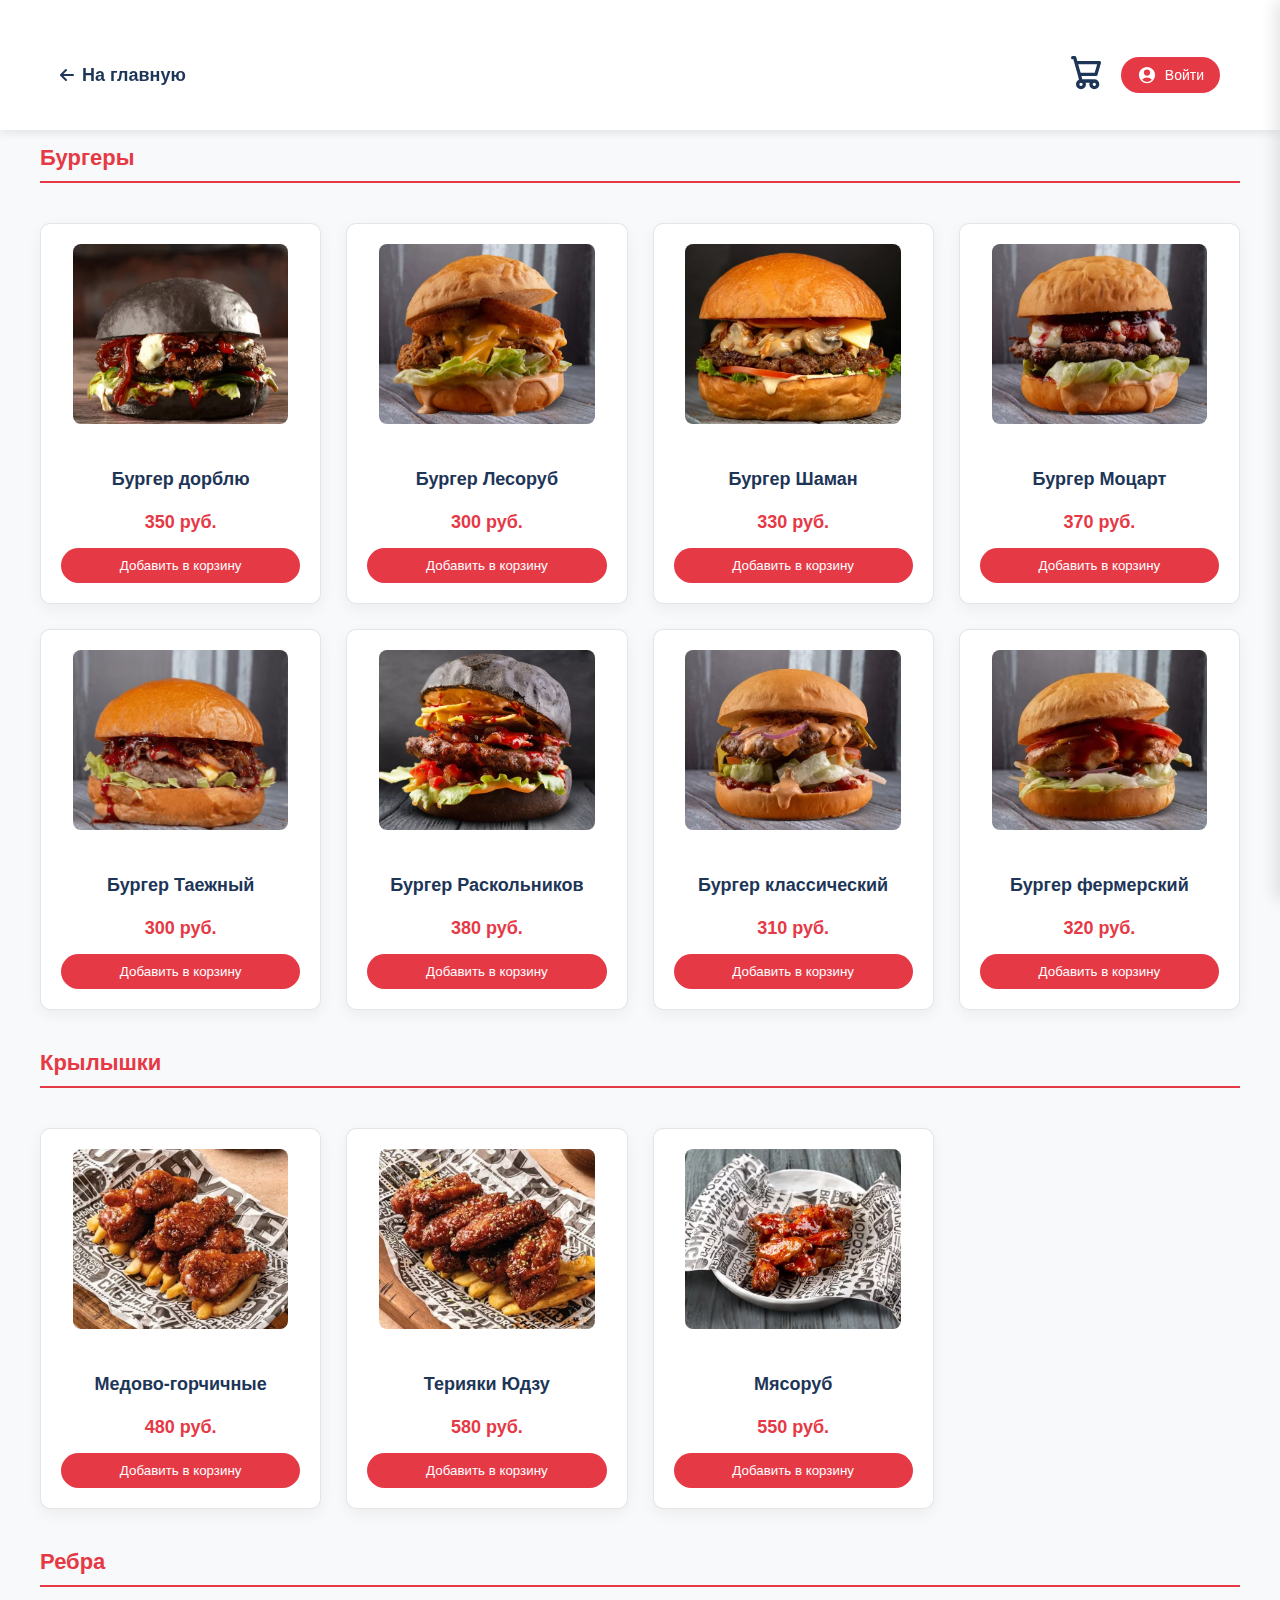
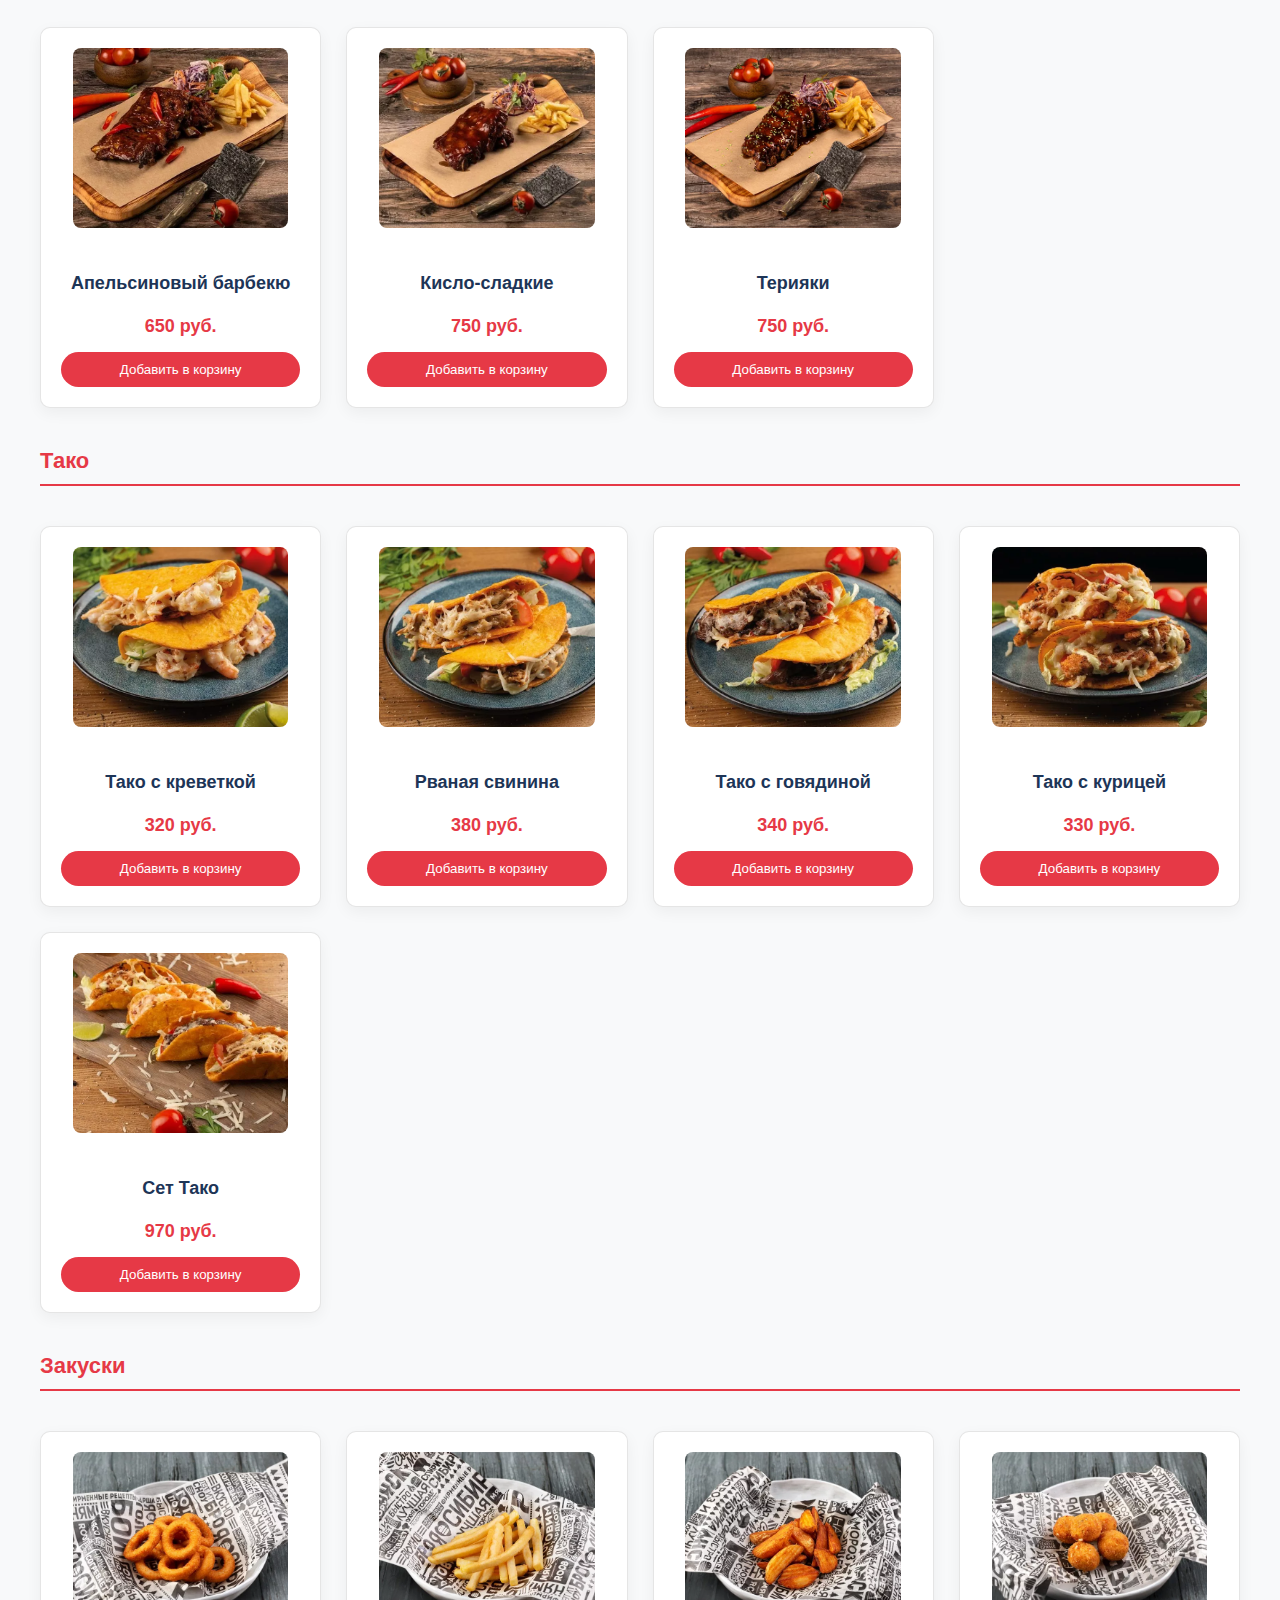
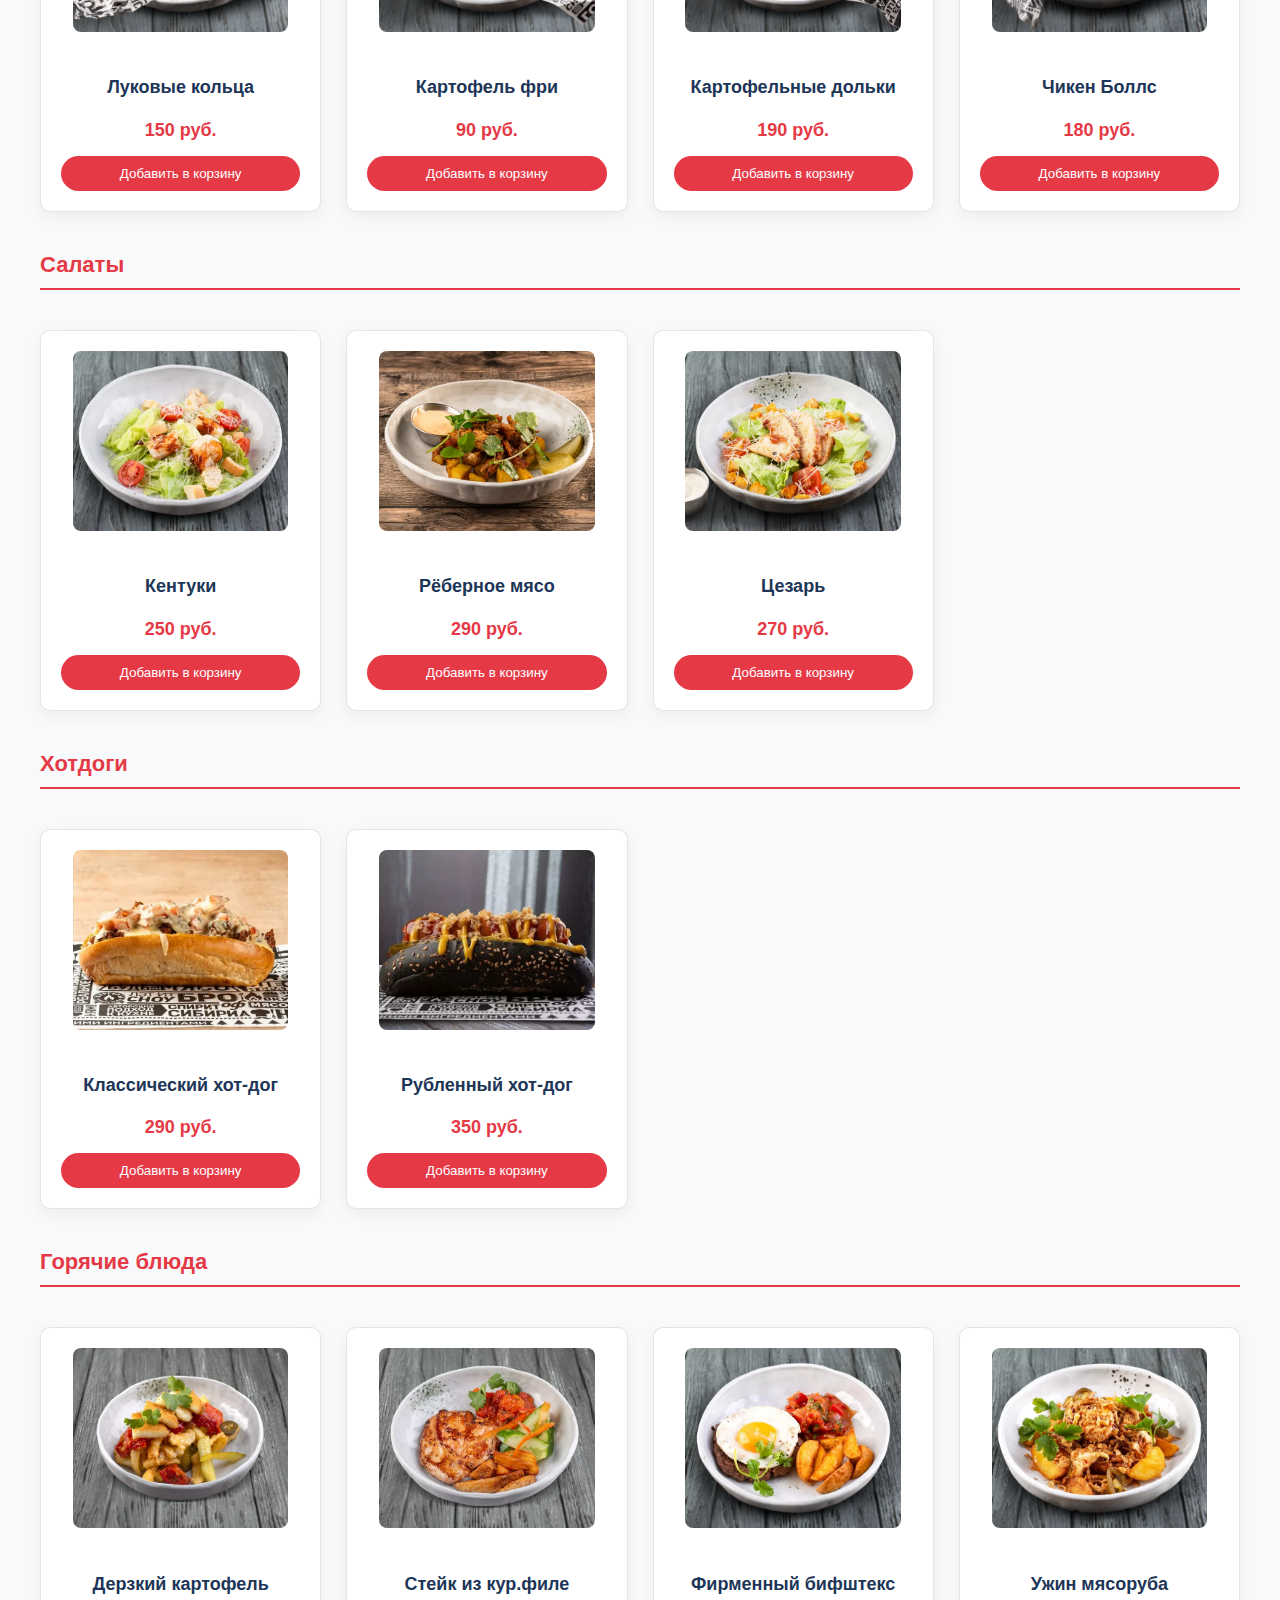
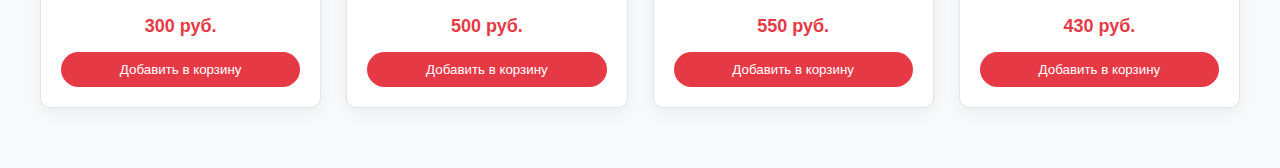
<file: index.html>
<!DOCTYPE html>
<html lang="en">
<head>
    <meta charset="UTF-8">
    <meta name="viewport" content="width=device-width, initial-scale=1.0">
    <title>Menu</title>
    <link rel="stylesheet" href="style.css">
    <link rel="stylesheet" href="https://cdnjs.cloudflare.com/ajax/libs/font-awesome/6.0.0-beta3/css/all.min.css">
</head>
<body>
    <header class="header">
        <div class="container">
            <div class="header-inner">
                <div class="logo">
                    <a href="main.html"><i class="fas fa-arrow-left"></i> На главную</a>
                </div>
                
                <div class="header-icons">
                    <div class="icon-cart">
                        <svg aria-hidden="true" xmlns="http://www.w3.org/2000/svg" fill="none" viewBox="0 0 18 20">
                            <path stroke="currentColor" stroke-linecap="round" stroke-linejoin="round" stroke-width="2" d="M6 15a2 2 0 1 0 0 4 2 2 0 0 0 0-4Zm0 0h8m-8 0-1-4m9 4a2 2 0 1 0 0 4 2 2 0 0 0 0-4Zm-9-4h10l2-7H3m2 7L3 4m0 0-.792-3H1"/>
                        </svg>
                        <span style="display: none;">0</span>
                    </div>
                    <div class="user-auth"></div>
                </div>
            </div>
        </div>
    </header>

    <div class="container main-container">
        <div class="listProduct">

        </div>
    </div>

    <div class="cartTab">
        <h1>Корзина покупок</h1>
        <div class="listCart">

        </div>
        <div class="total-price">
            Итоговая сумма: 0.00 руб
        </div>
        <div class="btn">
            <button class="close">Закрыть</button>
            <button class="checkOut">Заказать</button>
        </div>
    </div>
    <div class="back-to-top" id="backToTop"></div>

    <script src="script.js"></script>
</body>
</html>
</file>
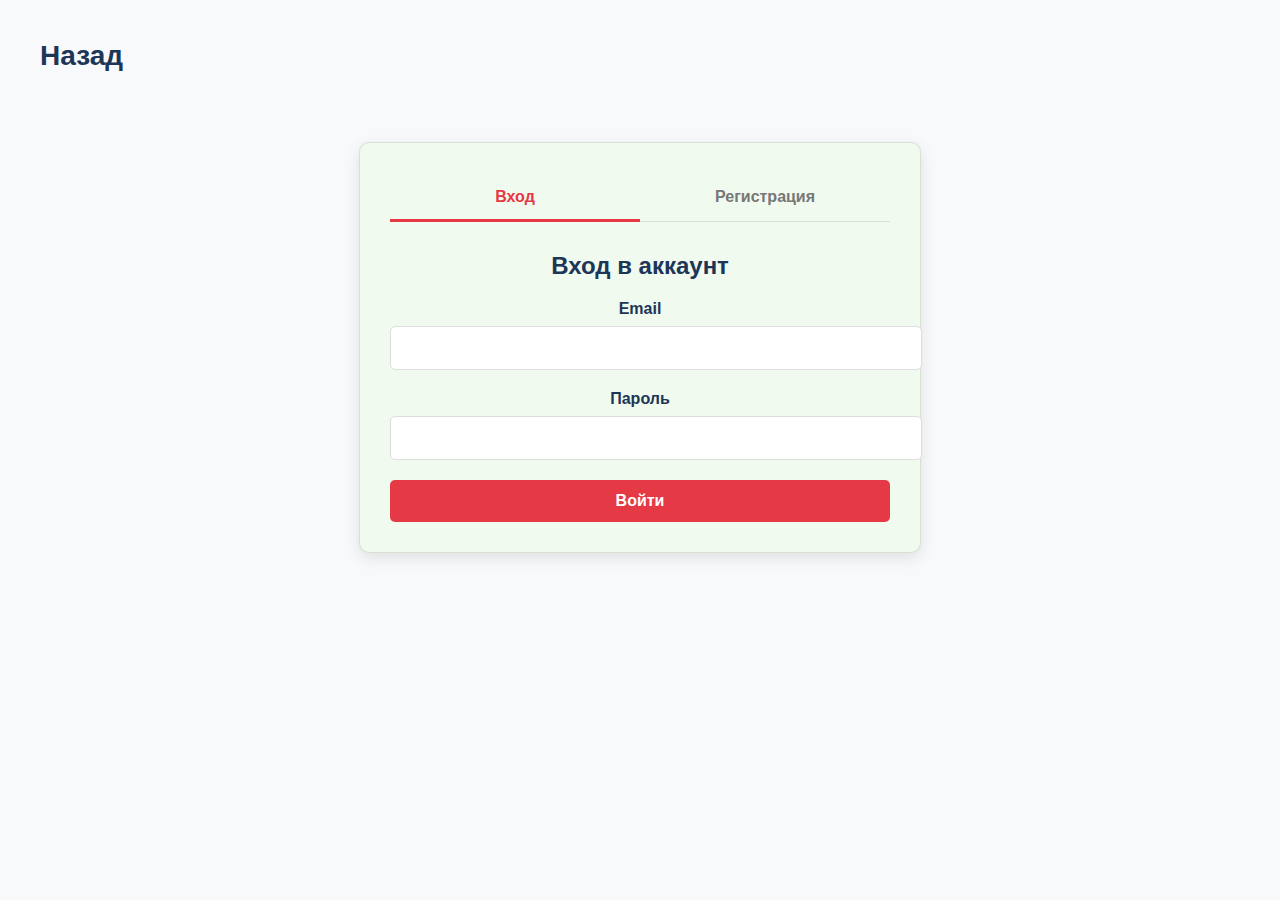
<file: auth.html>
<!DOCTYPE html>
<html lang="en">
<head>
    <meta charset="UTF-8">
    <meta name="viewport" content="width=device-width, initial-scale=1.0">
    <title>Авторизация</title>
    <link rel="stylesheet" href="style.css">
    <link rel="stylesheet" href="auth.css">
</head>
<body>
    <div class="container">
        <header>
            <div class="title">
                <a href="index.html">Назад</a>
            </div>
        </header>
        
        <div class="auth-container">
            <div class="auth-tabs">
                <button class="tab-btn active" data-tab="login">Вход</button>
                <button class="tab-btn" data-tab="register">Регистрация</button>
            </div>
            
            <div class="auth-content">
                <form id="loginForm" class="auth-form active">
                    <h2>Вход в аккаунт</h2>
                    <div class="form-group">
                        <label for="loginEmail">Email</label>
                        <input type="email" id="loginEmail" required>
                    </div>
                    <div class="form-group">
                        <label for="loginPassword">Пароль</label>
                        <input type="password" id="loginPassword" required>
                    </div>
                    <button type="submit" class="btn">Войти</button>
                </form>
                
                <form id="registerForm" class="auth-form">
                    <h2>Регистрация</h2>
                    <div class="form-group">
                        <label for="registerName">Имя</label>
                        <input type="text" id="registerName" required>
                    </div>
                    <div class="form-group">
                        <label for="registerEmail">Email</label>
                        <input type="email" id="registerEmail" required>
                    </div>
                    <div class="form-group">
                        <label for="registerPassword">Пароль</label>
                        <input type="password" id="registerPassword" required>
                    </div>
                    <div class="form-group">
                        <label for="registerConfirmPassword">Подтвердите пароль</label>
                        <input type="password" id="registerConfirmPassword" required>
                    </div>
                    <button type="submit" class="btn">Зарегистрироваться</button>
                </form>
            </div>
        </div>
    </div>

    <script src="auth.js"></script>
</body>
</html>
</file>
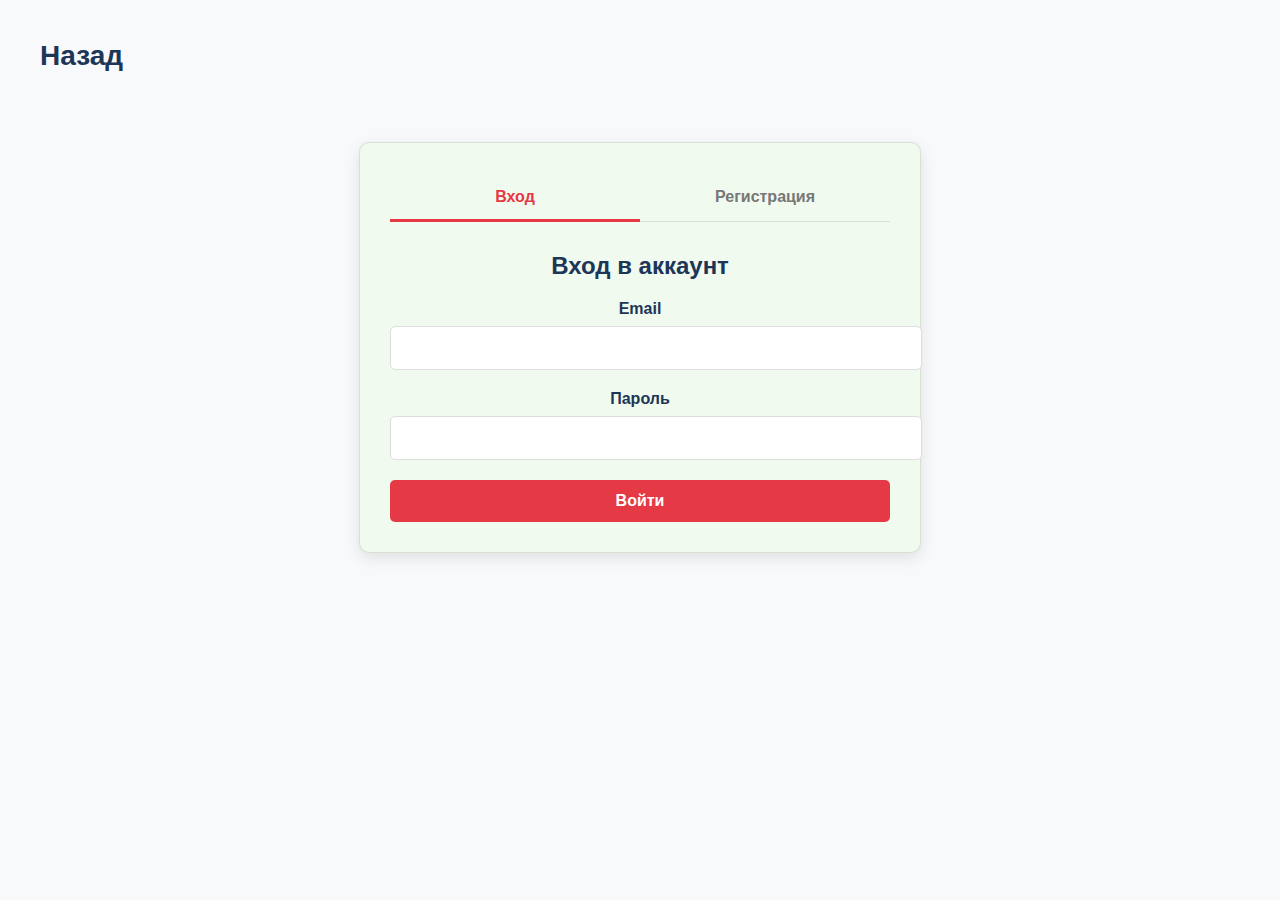
<file: checkout.html>
<!DOCTYPE html>
<html lang="en">
<head>
    <meta charset="UTF-8">
    <meta name="viewport" content="width=device-width, initial-scale=1.0">
    <title>Оформление заказа</title>
    <link rel="stylesheet" href="style.css">
    <link rel="stylesheet" href="checkout.css">
</head>
<body>
    <div class="container">
        <header>
            <div class="title">
                <a href="index.html">Вернуться к меню</a>
            </div>
        </header>
        
        <div class="checkout-page">
            <h1>Оформление заказа</h1>
            
            <div class="checkout-content">
                <div class="order-summary">
                    <h2>Ваш заказ</h2>
                    <div class="order-items" id="orderItems"></div>
                    <div class="order-total" id="orderTotal"></div>
                </div>
                <div class="checkout-form">
                    <h2>Контактные данные</h2>
                    <form id="checkoutForm">
                        <div class="form-group">
                            <label for="name">ФИО*</label>
                            <input type="text" id="name" required>
                        </div>
                        <div class="form-group">
                            <label for="phone">Телефон*</label>
                            <input type="tel" id="phone" required>
                        </div>
                        <div class="form-group">
                            <label for="email">Email*</label>
                            <input type="email" id="email" required>
                        </div>
                        <div class="form-group">
                            <label for="address">Адрес доставки*</label>
                            <textarea id="address" rows="3" required></textarea>
                        </div>
                        <button type="submit" class="order-btn">Заказать</button>
                    </form>
                </div>
            </div>
        </div>
    </div>

    <script src="checkout.js"></script>
</body>
</html>
</file>
<file: style.css>
:root {
    --primary-color: #e63946;
    --secondary-color: #f1faee;
    --accent-color: #a8dadc;
    --dark-color: #1d3557;
    --light-color: #f8f9fa;
    --text-color: #333;
    --text-light: #777;
  }
  
  body {
      margin: 0;
      font-family: 'Roboto', sans-serif;
      background-color: var(--light-color);
      color: var(--text-color);
  }
  
  svg {
      width: 30px;
  }
  
  a {
      text-decoration: none;
      color: var(--dark-color);
      transition: color 0.3s;
  }
  
  a:hover {
      color: var(--primary-color);
  }
  
  button {
      cursor: pointer;
      font-family: 'Roboto', sans-serif;
  }
  
  .container {
      width: 1200px;
      margin: auto;
      max-width: 95vw;
      text-align: center;
      padding-top: 20px;
      transition: 0.5s;
  }
  
  header {
      display: flex;
      justify-content: space-between;
      align-items: center;
      padding: 20px 0;
      margin-bottom: 30px;
  }
  
  .header-icons {
      display: flex;
      align-items: center;
      gap: 20px;
  }
  
  .icon-cart {
      position: relative;
      cursor: pointer;
      transition: transform 0.3s;
  }
  
  .icon-cart:hover {
      transform: translateY(-2px);
  }
  
  .icon-cart svg {
      color: var(--dark-color);
      transition: color 0.3s;
  }
  
  .icon-cart:hover svg {
      color: var(--primary-color);
  }
  
  .icon-cart span {
      position: absolute;
      background-color: var(--primary-color);
      width: 24px;
      height: 24px;
      display: flex;
      justify-content: center;
      align-items: center;
      border-radius: 50%;
      color: white;
      font-size: 12px;
      font-weight: 600;
      top: -10px;
      right: -10px;
  }
  
  .title {
      font-size: 28px;
      font-weight: 700;
      color: var(--dark-color);
  }
  
  .title a {
      display: flex;
      align-items: center;
      gap: 10px;
  }
  
  .title a:hover {
      color: var(--primary-color);
  }
  
  /* Стили для кнопки авторизации */
  .auth-btn {
      display: flex;
      align-items: center;
      gap: 8px;
      padding: 8px 16px;
      background-color: var(--primary-color);
      color: white;
      border-radius: 30px;
      font-size: 14px;
      font-weight: 500;
      transition: all 0.3s;
  }
  
  .auth-btn:hover {
      background-color: #c1121f;
      transform: translateY(-2px);
      box-shadow: 0 4px 8px rgba(0, 0, 0, 0.1);
  }
  
  .auth-btn svg {
      width: 20px;
      height: 20px;
      color: white;
  }
  
  .auth-text {
      font-size: 14px;
  }
  
  .auth-btn.authenticated {
      background-color: var(--secondary-color);
      color: var(--dark-color);
      padding-left: 12px;
  }
  
  .auth-btn.authenticated svg {
      color: var(--primary-color);
  }
  
  .user-avatar {
      width: 24px;
      height: 24px;
      background-color: var(--primary-color);
      color: white;
      border-radius: 50%;
      display: flex;
      align-items: center;
      justify-content: center;
      font-weight: bold;
      font-size: 12px;
  }
  
  .cartTab {
      width: 400px;
      max-width: 100%;
      background-color: white;
      color: var(--text-color);
      position: fixed;
      top: 0;
      right: -400px;
      bottom: 0;
      display: grid;
      grid-template-rows: 70px 1fr 100px;
      box-shadow: -5px 0 15px rgba(0, 0, 0, 0.1);
      transition: 0.5s;
      z-index: 1000;
  }
  
  .cartTab h1 {
      padding: 20px;
      margin: 0;
      font-weight: 600;
      color: var(--dark-color);
      border-bottom: 1px solid #eee;
  }
  
  .cartTab .btn {
      display: grid;
      grid-template-columns: repeat(2, 1fr);
      gap: 10px;
      padding: 15px;
      border-top: 1px solid #eee;
  }
  
  .cartTab button {
      font-family: 'Roboto', sans-serif;
      font-weight: 500;
      cursor: pointer;
      transition: all 0.3s;
      border-radius: 5px;
  }
  
  .cartTab .close {
      background-color: var(--secondary-color);
      color: var(--dark-color);
      border: none;
      padding: 15px;
  }
  
  .cartTab .close:hover {
      background-color: #ddd;
  }
  
  .cartTab .checkOut {
      background-color: var(--primary-color);
      color: white;
      border: none;
      padding: 15px;
  }
  
  .cartTab .checkOut:hover {
      background-color: #c1121f;
  }
  
  .listCart {
      overflow: auto;
      padding: 20px;
  }
  
  .listCart::-webkit-scrollbar {
      width: 5px;
  }
  
  .listCart::-webkit-scrollbar-thumb {
      background-color: var(--primary-color);
      border-radius: 5px;
  }
  
  body.activeTabCart .cartTab {
      right: 0;
  }
  
  body.activeTabCart .container {
      transform: translateX(-250px);
  }
  
  .listProduct {
      display: grid;
      grid-template-columns: repeat(auto-fill, minmax(250px, 1fr));
      gap: 25px;
      padding: 20px 0;
  }
  
  .listProduct .item {
      background-color: white;
      padding: 20px;
      border-radius: 10px;
      box-shadow: 0 5px 15px rgba(0, 0, 0, 0.05);
      transition: all 0.3s;
      border: 1px solid rgba(0, 0, 0, 0.1);
  }
  
  .listProduct .item:hover {
      transform: translateY(-5px);
      box-shadow: 0 10px 20px rgba(0, 0, 0, 0.1);
  }
  
  .listProduct .item img {
      width: 90%;
      height: 180px;
      object-fit: cover;
      border-radius: 8px;
      margin-bottom: 15px;
      transition: transform 0.5s;
  }
  
  .listProduct .item:hover img {
      transform: scale(1.05);
  }
  
  .listProduct .item h2 {
      font-weight: 600;
      font-size: 18px;
      margin-bottom: 10px;
      color: var(--dark-color);
      min-height: 44px;
      display: flex;
      align-items: center;
      justify-content: center;
  }
  
  .listProduct .item .price {
      color: var(--primary-color);
      font-weight: 700;
      font-size: 18px;
      margin-bottom: 15px;
  }
  
  .listProduct .item .addCart {
      background-color: var(--primary-color);
      color: white;
      border: none;
      padding: 10px 20px;
      border-radius: 30px;
      font-weight: 500;
      transition: all 0.3s;
      width: 100%;
  }
  
  .listProduct .item .addCart:hover {
      background-color: #c1121f;
      transform: translateY(-2px);
      box-shadow: 0 4px 8px rgba(0, 0, 0, 0.1);
  }
  
  .listCart .item {
      display: grid;
      grid-template-columns: 70px 1fr 50px 1fr;
      gap: 15px;
      text-align: left;
      align-items: center;
      padding: 10px 0;
      border-bottom: 1px solid #eee;
  }
  
  .listCart .item:last-child {
      border-bottom: none;
  }
  
  .listCart .item .image {
      width: 70px;
      height: 70px;
      border-radius: 8px;
      overflow: hidden;
      background-color: var(--secondary-color);
  }
  
  .listCart .item .image img {
      width: 100%;
      height: 100%;
      object-fit: cover;
  }
  
  .listCart .item .name {
      font-weight: 600;
      color: var(--dark-color);
      font-size: 15px;
  }
  
  .listCart .item .totalPrice {
      font-weight: 700;
      color: var(--primary-color);
      text-align: right;
  }
  
  .listCart .item .quantity {
      display: flex;
      align-items: center;
      gap: 5px;
  }
  
  .listCart .item .quantity span {
      display: inline-flex;
      align-items: center;
      justify-content: center;
      width: 25px;
      height: 25px;
      border-radius: 50%;
      cursor: pointer;
      font-weight: 600;
  }
  
  .listCart .item .quantity .minus {
      background-color: #f8d7da;
      color: #721c24;
  }
  
  .listCart .item .quantity .plus {
      background-color: #d4edda;
      color: #155724;
  }
  
  .listCart .item .quantity span:nth-child(2) {
      background-color: transparent;
      color: var(--text-color);
      cursor: auto;
  }
  
  .total-price {
      padding: 15px;
      text-align: right;
      font-weight: 700;
      font-size: 18px;
      color: var(--dark-color);
  }
  
  .total-price span {
      color: var(--primary-color);
  }
  .user-profile {
    display: flex;
    align-items: center;
    gap: 10px;
}

.logout-btn {
    background: none;
    border: none;
    color: var(--dark-color);
    font-size: 14px;
    font-weight: 500;
    cursor: pointer;
    transition: color 0.3s;
    padding: 5px 10px;
    border-radius: 4px;
}

.logout-btn:hover {
    color: var(--primary-color);
    background-color: rgba(230, 57, 70, 0.1);
}

.cart-categories {
    display: flex;
    gap: 8px;
    padding: 15px;
    overflow-x: auto;
    border-bottom: 1px solid rgba(0, 0, 0, 0.1);
    margin-bottom: 10px;
}

.cart-categories::-webkit-scrollbar {
    height: 4px;
}

.cart-categories::-webkit-scrollbar-thumb {
    background-color: var(--primary-color);
    border-radius: 2px;
}

.category-btn {
    flex-shrink: 0;
    padding: 8px 15px;
    border: none;
    border-radius: 20px;
    background-color: var(--secondary-color);
    color: var(--dark-color);
    font-size: 13px;
    font-weight: 500;
    cursor: pointer;
    transition: all 0.3s;
    white-space: nowrap;
}

.category-btn:hover {
    background-color: var(--accent-color);
}

.category-btn.active {
    background-color: var(--primary-color);
    color: white;
}

.cart-section {
    margin-bottom: 20px;
    border-bottom: 2px dashed rgba(0, 0, 0, 0.1);
    padding-bottom: 15px;
}

.cart-section:last-child {
    border-bottom: none;
    margin-bottom: 0;
}

.cart-section-title {
    font-weight: 600;
    color: var(--dark-color);
    margin-bottom: 15px;
    padding-left: 10px;
    font-size: 16px;
}

.category-divider {
    grid-column: 1 / -1;
    text-align: left;
    padding: 15px 0 10px;
    border-bottom: 2px solid var(--primary-color);
    margin-bottom: 15px;
}

.category-title {
    color: var(--primary-color);
    font-size: 22px;
    margin: 0;
    padding: 0;
    font-weight: 700;
}

.header {
    position: fixed;
    top: 0;
    left: 0;
    width: 100%;
    z-index: 1000;
    background-color: white;
    box-shadow: 0 2px 10px rgba(0, 0, 0, 0.1);
    transition: all 0.3s ease;
}

.header-inner {
    display: flex;
    justify-content: space-between;
    align-items: center;
    height: 70px;
    padding: 0 20px;
}

.logo a {
    font-size: 18px;
    font-weight: bold;
    color: var(--dark-color);
    display: flex;
    align-items: center;
    gap: 8px;
    transition: color 0.3s;
}

.logo a:hover {
    color: var(--primary-color);
}

.logo a i {
    font-size: 16px;
}

.header-icons {
    display: flex;
    align-items: center;
    gap: 20px;
}

.main-container {
    margin-top: 90px;
    padding-bottom: 40px;
}

.back-to-top {
    position: fixed;
    bottom: 30px;
    right: 30px;
    width: 50px;
    height: 50px;
    background-color: var(--primary-color);
    color: white;
    border-radius: 50%;
    display: flex;
    align-items: center;
    justify-content: center;
    font-size: 24px;
    cursor: pointer;
    box-shadow: 0 4px 10px rgba(0, 0, 0, 0.2);
    z-index: 999;
    opacity: 0;
    visibility: hidden;
    transition: all 0.3s;
}

.back-to-top.show {
    opacity: 1;
    visibility: visible;
}

.back-to-top:hover {
    background-color: #c1121f;
    transform: translateY(-3px);
    box-shadow: 0 6px 15px rgba(0, 0, 0, 0.3);
}

.back-to-top::before {
    content: "▲";
}



@media (max-width: 768px) {
    .header-inner {
        height: 60px;
        padding: 0 15px;
    }
    
    .logo a {
        font-size: 16px;
    }
    
    .main-container {
        margin-top: 80px;
    }
}

@media (max-width: 480px) {
    .logo a span {
        display: none;
    }
    
    .logo a i {
        font-size: 20px;
    }
    
    .header-icons {
        gap: 15px;
    }
}

@media (max-width: 768px) {
    .category-divider {
        padding: 10px 0;
    }
    
    .category-title {
        font-size: 20px;
    }
}


  @media (max-width: 992px) {
      .listProduct {
          grid-template-columns: repeat(3, 1fr);
      }
  }
  
  @media (max-width: 768px) {
      .listProduct {
          grid-template-columns: repeat(2, 1fr);
      }
      
      body.activeTabCart .container {
          transform: none;
      }
      
      .cartTab {
          width: 100%;
          right: -100%;
      }
  }
  
  @media (max-width: 480px) {
      .listProduct {
          grid-template-columns: 1fr;
      }
      
      .header-icons {
          gap: 15px;
      }
      
      .auth-text {
          display: none;
      }
      
      .auth-btn {
          padding: 8px;
      }
      
      .listCart .item {
          grid-template-columns: 50px 1fr;
          grid-template-rows: auto auto;
      }
      
      .listCart .item .totalPrice {
          grid-column: 2;
          text-align: left;
          padding-left: 65px;
      }
      
      .listCart .item .quantity {
          grid-column: 1 / -1;
          justify-content: flex-end;
      }
  }
</file>
<file: auth.css>
:root {
    --primary-color: #e63946; 
    --secondary-color: #f1faee; 
    --accent-color: #a8dadc; 
    --dark-color: #1d3557; 
    --light-color: #f8f9fa; 
    --text-color: #333; 
    --text-light: #777; 
  }
.auth-container {
    max-width: 500px;
    margin: 50px auto;
    background: var(--secondary-color);
    padding: 30px;
    border-radius: 10px;
    box-shadow: 0 5px 15px rgba(0, 0, 0, 0.1);
    border: 1px solid rgba(0, 0, 0, 0.1);
}

.auth-tabs {
    display: flex;
    margin-bottom: 30px;
    border-bottom: 1px solid #ddd;
}

.tab-btn {
    flex: 1;
    padding: 15px;
    background: none;
    border: none;
    font-size: 16px;
    font-weight: 600;
    cursor: pointer;
    position: relative;
    color: var(--text-light);
    transition: all 0.3s;
}

.tab-btn.active {
    color: var(--primary-color);
    font-weight: 700;
}

.tab-btn.active::after {
    content: '';
    position: absolute;
    bottom: -1px;
    left: 0;
    width: 100%;
    height: 3px;
    background-color: var(--primary-color);
}

.auth-form {
    display: none;
}

.auth-form.active {
    display: block;
}

.auth-form h2 {
    color: var(--dark-color);
    margin-bottom: 20px;
    text-align: center;
}

.form-group {
    margin-bottom: 20px;
}

.form-group label {
    display: block;
    margin-bottom: 8px;
    font-weight: 600;
    color: var(--dark-color);
}

.form-group input {
    width: 100%;
    padding: 12px 15px;
    border: 1px solid #ddd;
    border-radius: 5px;
    font-size: 16px;
    transition: all 0.3s;
    background-color: white;
}

.form-group input:focus {
    border-color: var(--primary-color);
    outline: none;
    box-shadow: 0 0 0 3px rgba(230, 57, 70, 0.2);
}

.btn {
    width: 100%;
    padding: 12px;
    background-color: var(--primary-color);
    color: white;
    border: none;
    border-radius: 5px;
    font-size: 16px;
    font-weight: 600;
    cursor: pointer;
    transition: all 0.3s;
}

.btn:hover {
    background-color: #c1121f;
    transform: translateY(-2px);
    box-shadow: 0 4px 8px rgba(0, 0, 0, 0.1);
}

.auth-message {
    margin-top: 20px;
    padding: 15px;
    border-radius: 5px;
    text-align: center;
    font-weight: 500;
}

.auth-message.success {
    background-color: #d4edda;
    color: #155724;
    border: 1px solid #c3e6cb;
}

.auth-message.error {
    background-color: #f8d7da;
    color: #721c24;
    border: 1px solid #f5c6cb;
}

@media (max-width: 576px) {
    .auth-container {
        padding: 20px;
        margin: 20px auto;
    }
    
    .tab-btn {
        padding: 10px;
        font-size: 14px;
    }
}
</file>
<file: checkout.css>
:root {
    --primary-color: #e63946; 
    --secondary-color: #f1faee; 
    --accent-color: #a8dadc; 
    --dark-color: #1d3557; 
    --light-color: #f8f9fa; 
    --text-color: #333; 
    --text-light: #777; 
  }
.checkout-page {
    max-width: 1200px;
    margin: 0 auto;
    padding: 40px 20px;
}

.checkout-page h1 {
    text-align: center;
    margin-bottom: 40px;
    color: var(--dark-color);
    font-size: 32px;
    position: relative;
    padding-bottom: 15px;
}

.checkout-page h1::after {
    content: '';
    position: absolute;
    bottom: 0;
    left: 50%;
    transform: translateX(-50%);
    width: 100px;
    height: 3px;
    background-color: var(--primary-color);
}

.checkout-content {
    display: grid;
    grid-template-columns: 1fr 1fr;
    gap: 30px;
}

.order-summary {
    background: white;
    padding: 25px;
    border-radius: 10px;
    box-shadow: 0 5px 15px rgba(0,0,0,0.05);
    border: 1px solid rgba(0, 0, 0, 0.1);
}

.order-summary h2 {
    margin-bottom: 20px;
    color: var(--dark-color);
    padding-bottom: 10px;
    border-bottom: 1px solid #eee;
}

.order-items {
    margin-bottom: 20px;
}

.empty-cart {
    text-align: center;
    color: var(--text-light);
    padding: 30px 0;
    font-size: 18px;
}

.order-item {
    display: flex;
    align-items: center;
    padding: 15px 0;
    border-bottom: 1px solid #eee;
    gap: 15px;
}

.order-item:last-child {
    border-bottom: none;
}

.product-image {
    width: 70px;
    height: 70px;
    border-radius: 8px;
    overflow: hidden;
    background-color: var(--secondary-color);
    display: flex;
    align-items: center;
    justify-content: center;
}

.product-image img {
    width: 100%;
    height: 100%;
    object-fit: cover;
}

.product-info {
    flex: 1;
    text-align: left;
}

.product-name {
    display: block;
    font-weight: 600;
    margin-bottom: 5px;
    color: var(--dark-color);
}

.product-quantity {
    color: var(--text-light);
    font-size: 14px;
}

.product-total {
    font-weight: 700;
    color: var(--primary-color);
}

.order-total {
    font-weight: bold;
    font-size: 20px;
    text-align: right;
    margin-top: 20px;
    padding-top: 15px;
    border-top: 2px solid var(--primary-color);
    color: var(--dark-color);
}

.checkout-form {
    background: white;
    padding: 25px;
    border-radius: 10px;
    box-shadow: 0 5px 15px rgba(0,0,0,0.05);
    border: 1px solid rgba(0, 0, 0, 0.1);
}

.checkout-form h2 {
    margin-bottom: 20px;
    color: var(--dark-color);
    padding-bottom: 10px;
    border-bottom: 1px solid #eee;
}

.form-group {
    margin-bottom: 20px;
}

.form-group label {
    display: block;
    margin-bottom: 8px;
    font-weight: 600;
    color: var(--dark-color);
}

.form-group input,
.form-group textarea {
    width: 100%;
    padding: 12px 15px;
    border: 1px solid #ddd;
    border-radius: 5px;
    font-size: 16px;
    transition: all 0.3s;
    background-color: white;
}

.form-group input:focus,
.form-group textarea:focus {
    border-color: var(--primary-color);
    outline: none;
    box-shadow: 0 0 0 3px rgba(230, 57, 70, 0.2);
}

.order-btn {
    width: 100%;
    padding: 15px;
    background-color: var(--primary-color);
    color: white;
    border: none;
    border-radius: 5px;
    font-size: 16px;
    cursor: pointer;
    transition: all 0.3s;
    margin-top: 20px;
    font-weight: 600;
    text-transform: uppercase;
}

.order-btn:hover {
    background-color: #c1121f;
    transform: translateY(-2px);
    box-shadow: 0 4px 8px rgba(0,0,0,0.1);
}


@media (max-width: 768px) {
    .checkout-content {
        grid-template-columns: 1fr;
    }
    
    .order-summary,
    .checkout-form {
        padding: 20px;
    }
}

@media (max-width: 480px) {
    .checkout-page {
        padding: 20px 10px;
    }
    
    .order-item {
        padding: 10px 0;
        flex-wrap: wrap;
    }
    
    .product-image {
        width: 50px;
        height: 50px;
    }
}
</file>
